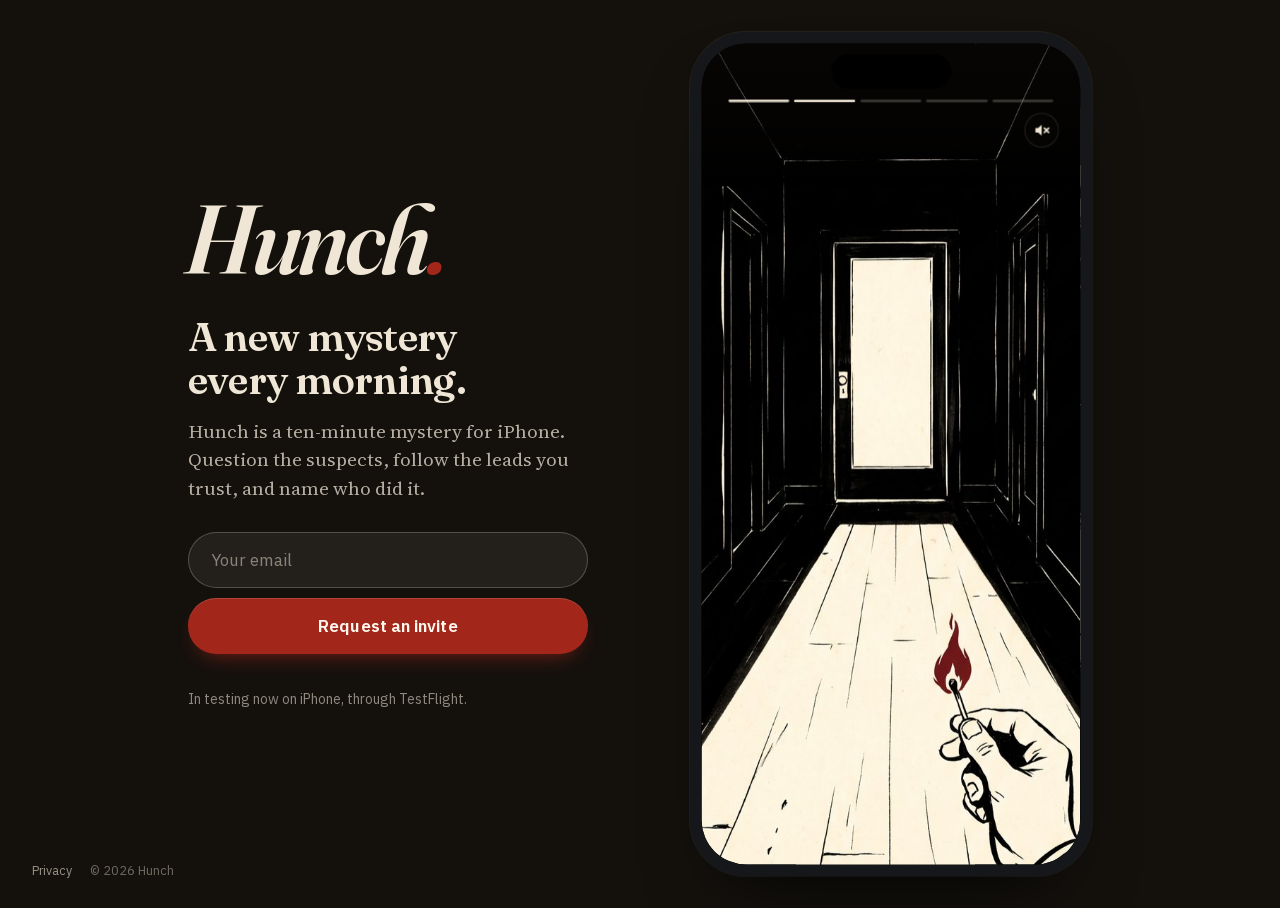
<file: index.html>
<!DOCTYPE html>
<html lang="en">
<head>
<meta charset="utf-8">
<meta name="viewport" content="width=device-width,initial-scale=1,viewport-fit=cover,interactive-widget=resizes-content">
<title>Hunch: a new mystery every morning</title>
<meta name="description" content="Hunch is a ten-minute mystery for iPhone. Question the suspects, follow the leads you trust, and name who did it.">
<meta name="theme-color" content="#14110d">
<meta property="og:title" content="Hunch: a new mystery every morning">
<meta property="og:description" content="A ten-minute mystery for iPhone. In testing now: request an invite.">
<meta property="og:image" content="https://playhunch.co/art/sleeper.jpg">
<meta property="og:url" content="https://playhunch.co/">
<link rel="icon" href="/icon-180.png">
<link rel="apple-touch-icon" href="/icon-180.png">
<link rel="preload" href="/art/onboard/fn_match.jpg" as="image">
<link rel="stylesheet" href="/fonts/fonts.css">
<link rel="stylesheet" href="/home.css">
</head>
<body>
<main class="pg">
  <section class="col" aria-labelledby="hl">
    <p class="mark" aria-label="Hunch">Hunch<span aria-hidden="true">.</span></p>
    <h1 id="hl">A new mystery every morning.</h1>
    <p class="lede">Hunch is a ten-minute mystery for iPhone. Question the suspects, follow the leads you trust, and name who did it.</p>
    <div class="sr-only">
      <p>A new case every morning.</p>
      <p>Question the suspects and follow the leads you trust.</p>
      <p>You’re on the clock, so you can’t chase them all.</p>
      <p>When you’re ready, name who did it.</p>
    </div>
    <form class="invite" id="invite" novalidate>
      <label class="sr-only" for="email">Email</label>
      <div class="row">
        <input id="email" name="email" type="email" autocomplete="email" inputmode="email" autocapitalize="off" spellcheck="false" placeholder="Your email" required aria-describedby="err">
        <button type="submit" class="cap">Request an invite</button>
      </div>
      <p class="err" id="err" aria-live="polite"></p>
    </form>
    <div class="ok" id="ok" hidden>
      <h2 tabindex="-1">You’re on the list.</h2>
      <p>We’ll email your TestFlight invite to <b id="ok-email"></b>.</p>
    </div>
    <p class="status">In testing now on iPhone, through TestFlight.</p>
    <footer class="foot"><a href="/privacy/">Privacy</a><span>© 2026 Hunch</span></footer>
  </section>

  <div class="slot" id="slot">
    <div class="phone" id="phone">
      <div class="screen" id="screen">
        <div class="stage" id="stage" aria-hidden="true">
          <div class="plates" id="plates"></div>
          <div class="ui" id="ui"></div>
          <div class="prog" id="prog"><i><b></b></i><i><b></b></i><i><b></b></i><i><b></b></i><i><b></b></i></div>
        </div>
        <button type="button" class="chip replay" id="replay" aria-label="Replay the intro"><svg viewBox="0 0 20 20" aria-hidden="true"><path d="M4.6 7.2A6.2 6.2 0 1 1 3.8 11.4" fill="none" stroke="currentColor" stroke-width="1.7" stroke-linecap="round"/><path d="M3.4 3.6v4.1h4.1" fill="none" stroke="currentColor" stroke-width="1.7" stroke-linecap="round" stroke-linejoin="round"/></svg><span>Replay</span></button>
        <button type="button" class="chip snd" id="snd" aria-label="Sound" aria-pressed="false"><svg viewBox="0 0 20 20" aria-hidden="true"><path d="M3.5 7.6h2.8L10 4.4v11.2L6.3 12.4H3.5z" fill="currentColor"/><g class="on"><path d="M12.6 7.4a3.6 3.6 0 0 1 0 5.2M14.7 5.4a6.4 6.4 0 0 1 0 9.2" fill="none" stroke="currentColor" stroke-width="1.6" stroke-linecap="round"/></g><g class="off"><path d="M12.8 7.8l4.4 4.4M17.2 7.8l-4.4 4.4" fill="none" stroke="currentColor" stroke-width="1.6" stroke-linecap="round"/></g></svg></button>
        <button type="button" class="cap ask" id="ask" tabindex="-1" aria-hidden="true">Request an invite</button>
      </div>
      <div class="island" aria-hidden="true"></div>
    </div>
  </div>
</main>
<script src="/home.js"></script>
</body>
</html>
</file>
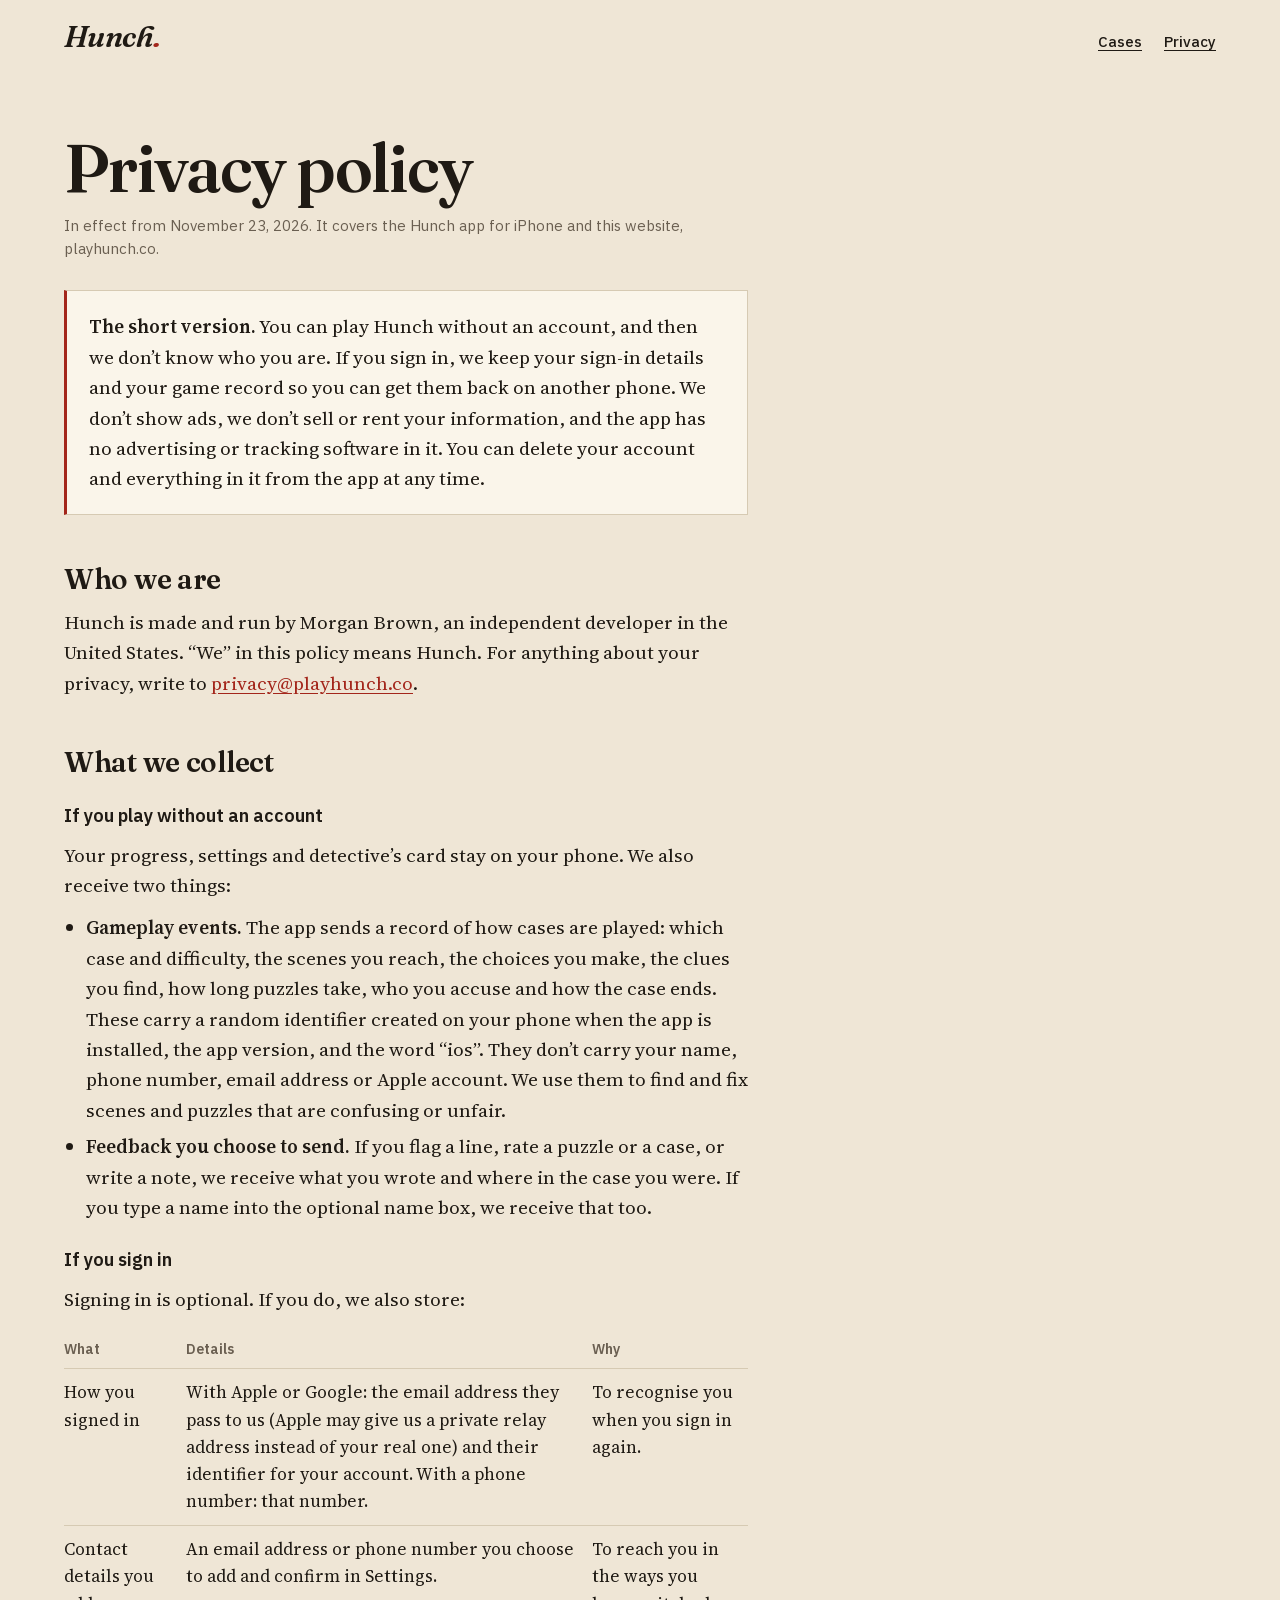
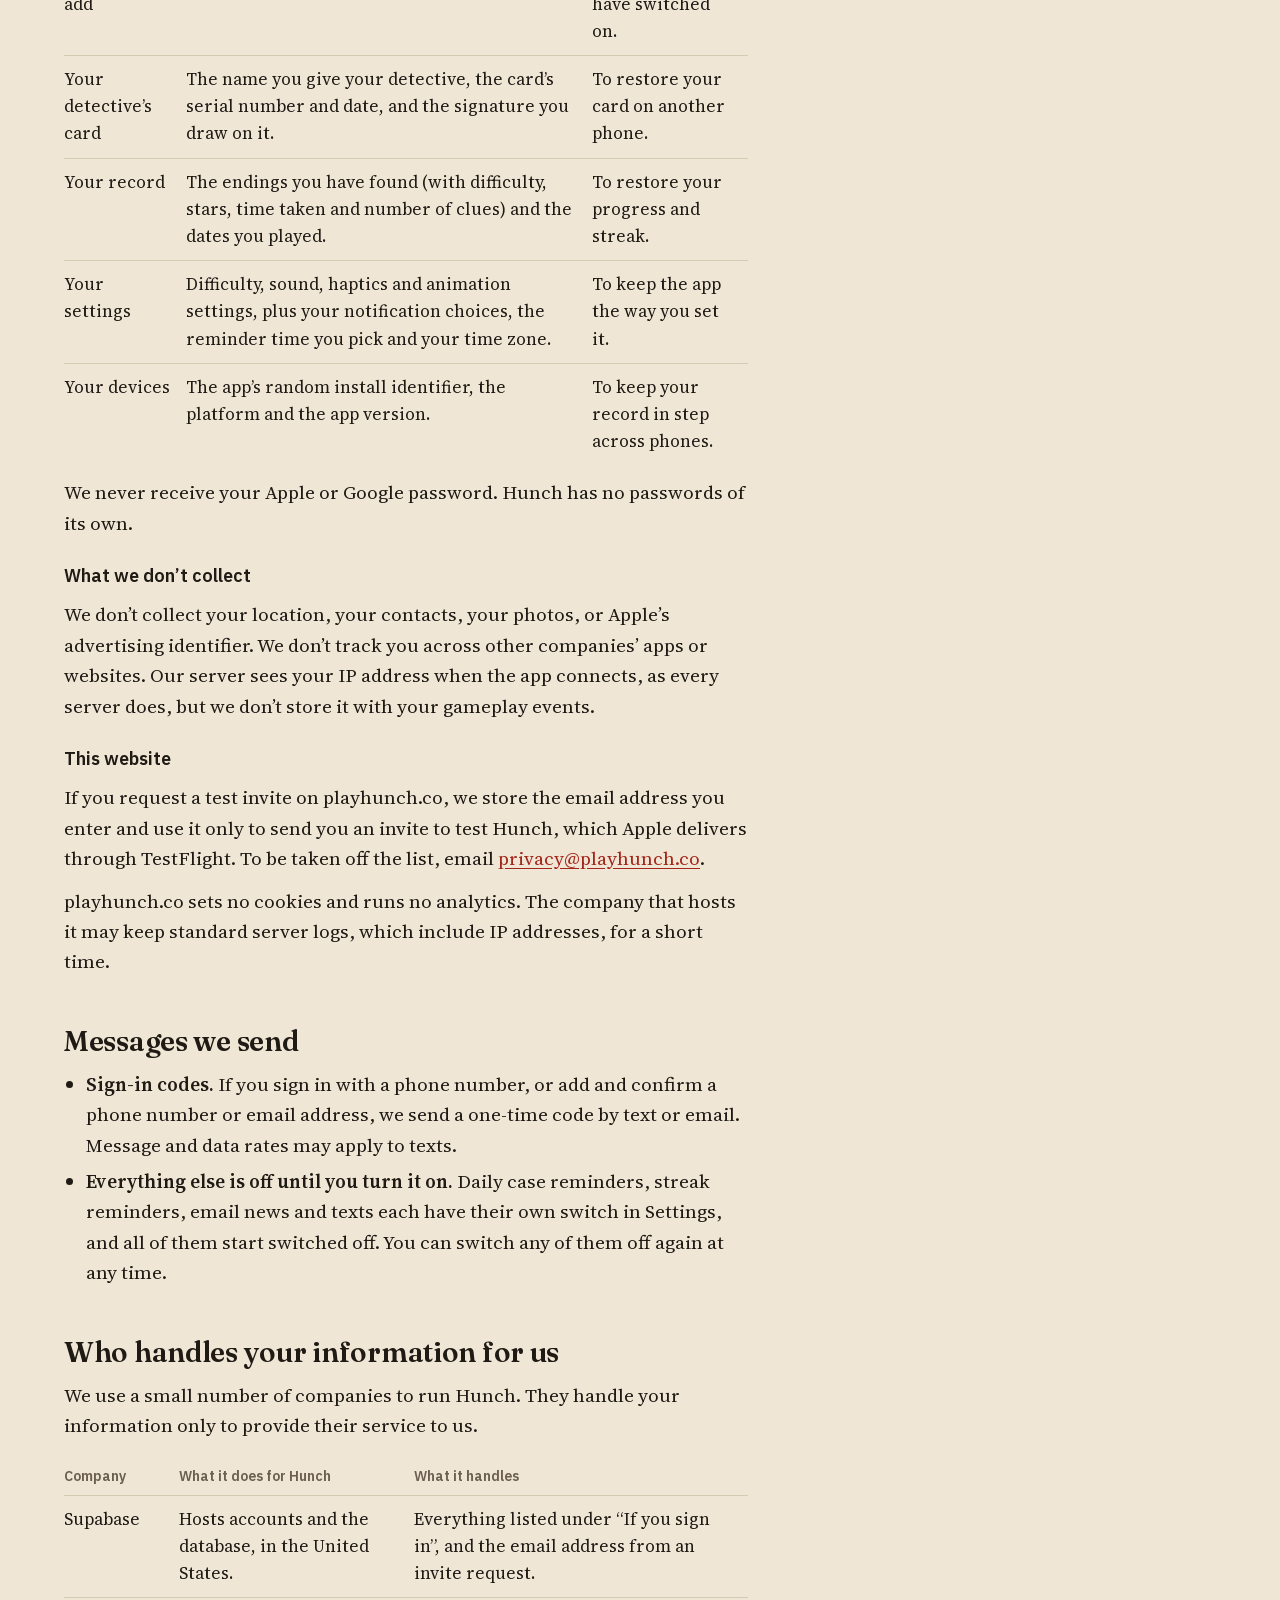
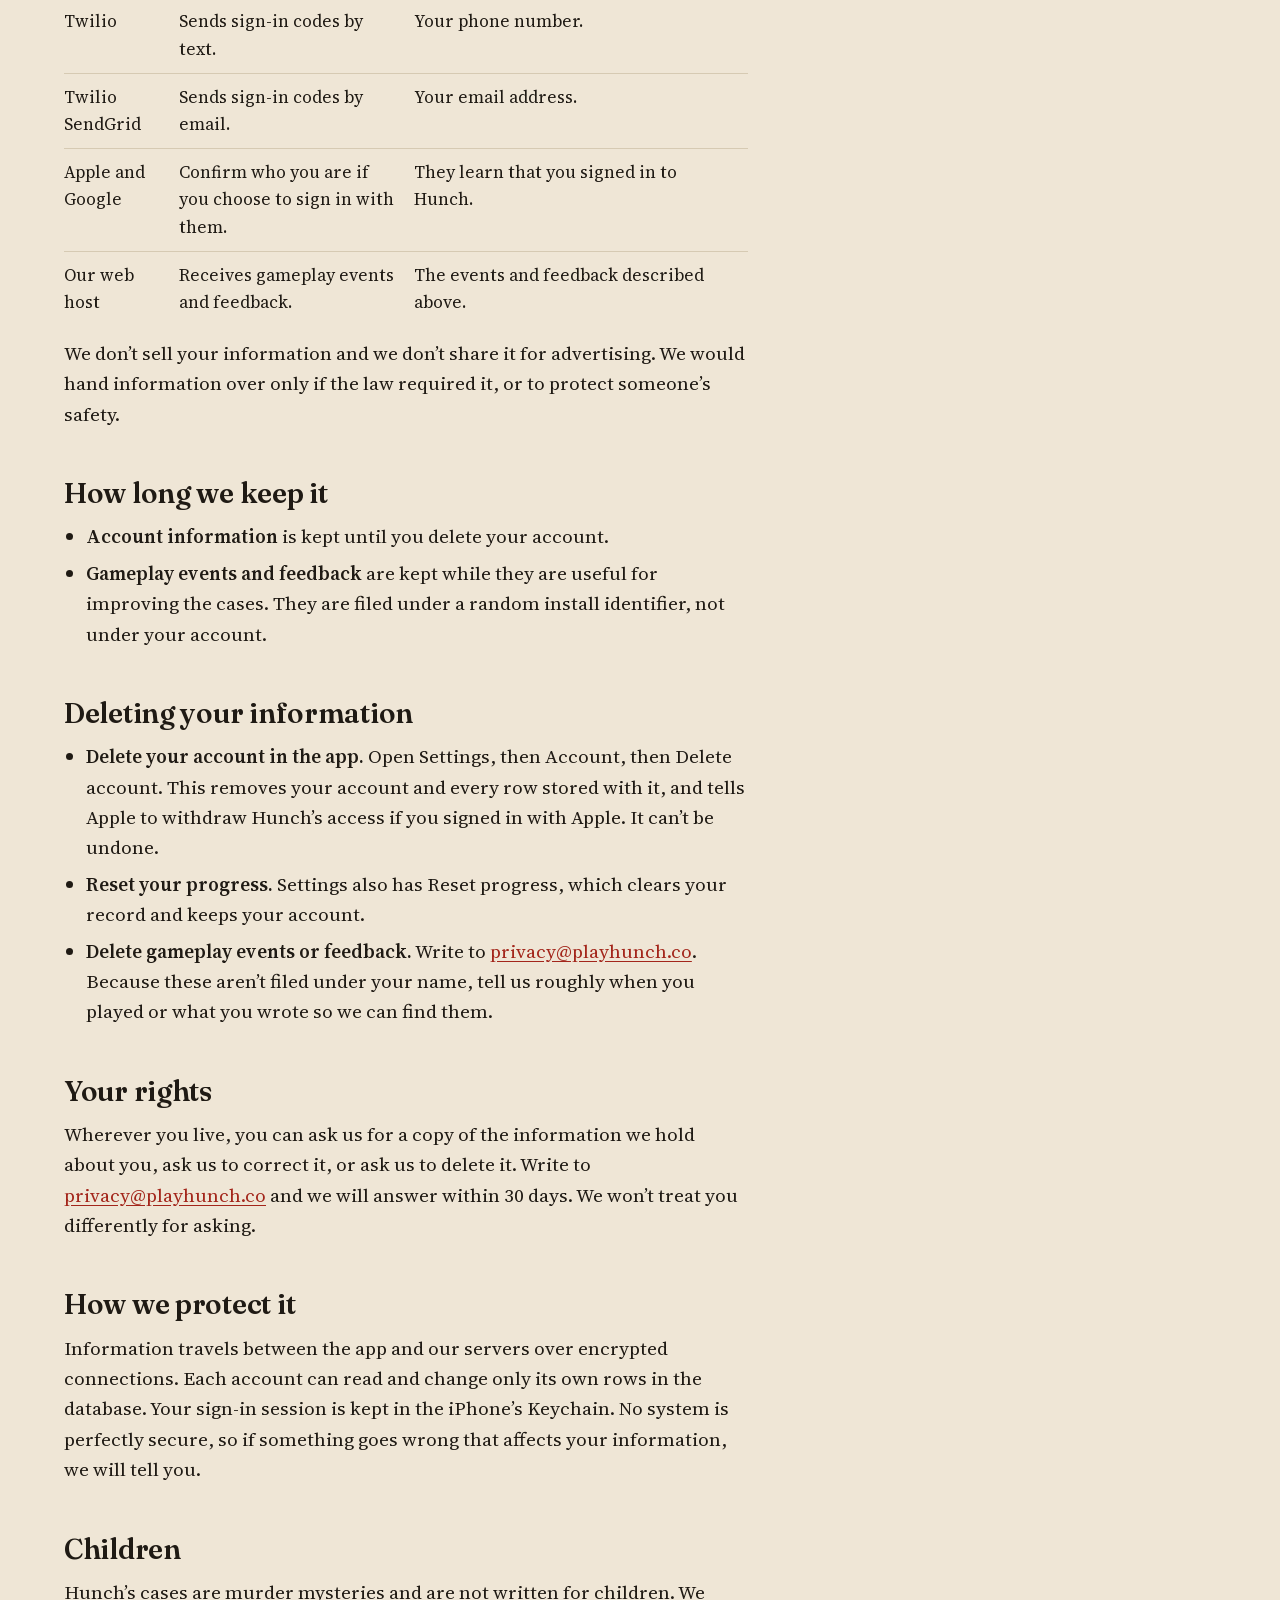
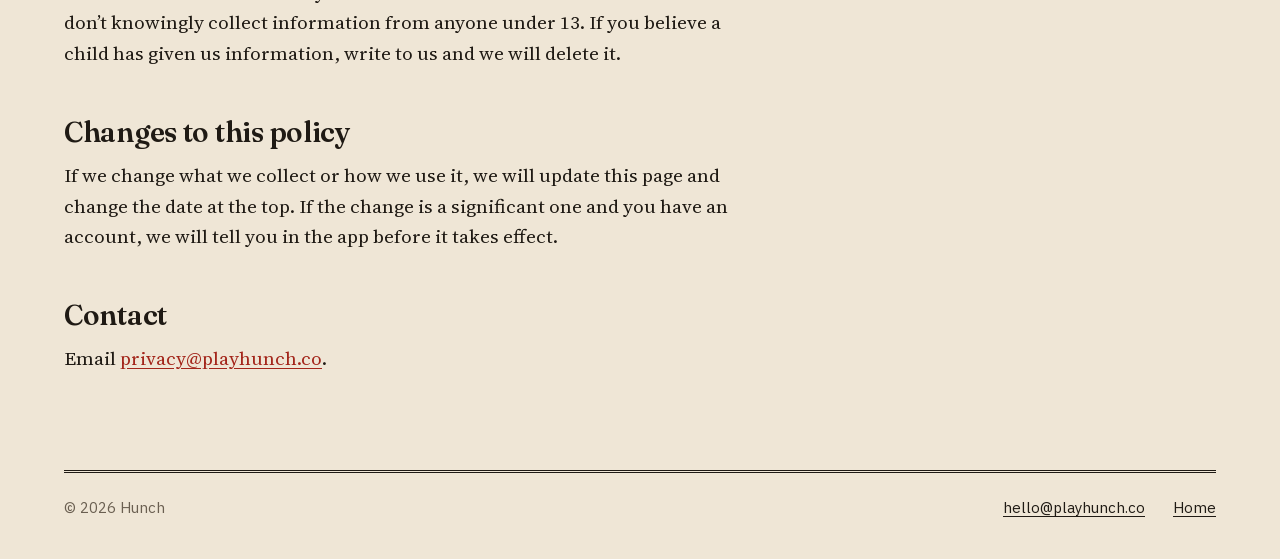
<file: privacy/index.html>
<!doctype html>
<html lang="en">
<head>
<meta charset="utf-8">
<meta name="viewport" content="width=device-width,initial-scale=1">
<title>Privacy policy | Hunch</title>
<meta name="description" content="What the Hunch app collects, why, who handles it, and how to delete it.">
<meta name="theme-color" content="#efe6d6">
<link rel="icon" href="/icon-180.png">
<link rel="apple-touch-icon" href="/icon-180.png">
<link rel="stylesheet" href="/site.css">
</head>
<body>

<header class="top">
  <a class="name" href="/" aria-label="Hunch home">Hunch<span>.</span></a>
  <nav><a href="/#cases">Cases</a><a href="/privacy/" aria-current="page">Privacy</a></nav>
</header>

<main class="doc">
  <h1>Privacy policy</h1>
  <p class="dated">In effect from November 23, 2026. It covers the Hunch app for iPhone and this website, playhunch.co.</p>

  <div class="short">
    <p><strong>The short version.</strong> You can play Hunch without an account, and then we don’t know who you are. If you sign in, we keep your sign-in details and your game record so you can get them back on another phone. We don’t show ads, we don’t sell or rent your information, and the app has no advertising or tracking software in it. You can delete your account and everything in it from the app at any time.</p>
  </div>

  <h2>Who we are</h2>
  <p>Hunch is made and run by Morgan Brown, an independent developer in the United States. “We” in this policy means Hunch. For anything about your privacy, write to <a href="mailto:privacy@playhunch.co">privacy@playhunch.co</a>.</p>

  <h2>What we collect</h2>

  <h3>If you play without an account</h3>
  <p>Your progress, settings and detective’s card stay on your phone. We also receive two things:</p>
  <ul>
    <li><strong>Gameplay events.</strong> The app sends a record of how cases are played: which case and difficulty, the scenes you reach, the choices you make, the clues you find, how long puzzles take, who you accuse and how the case ends. These carry a random identifier created on your phone when the app is installed, the app version, and the word “ios”. They don’t carry your name, phone number, email address or Apple account. We use them to find and fix scenes and puzzles that are confusing or unfair.</li>
    <li><strong>Feedback you choose to send.</strong> If you flag a line, rate a puzzle or a case, or write a note, we receive what you wrote and where in the case you were. If you type a name into the optional name box, we receive that too.</li>
  </ul>

  <h3>If you sign in</h3>
  <p>Signing in is optional. If you do, we also store:</p>
  <table>
    <thead><tr><th>What</th><th>Details</th><th>Why</th></tr></thead>
    <tbody>
      <tr><td>How you signed in</td><td>With Apple or Google: the email address they pass to us (Apple may give us a private relay address instead of your real one) and their identifier for your account. With a phone number: that number.</td><td>To recognise you when you sign in again.</td></tr>
      <tr><td>Contact details you add</td><td>An email address or phone number you choose to add and confirm in Settings.</td><td>To reach you in the ways you have switched on.</td></tr>
      <tr><td>Your detective’s card</td><td>The name you give your detective, the card’s serial number and date, and the signature you draw on it.</td><td>To restore your card on another phone.</td></tr>
      <tr><td>Your record</td><td>The endings you have found (with difficulty, stars, time taken and number of clues) and the dates you played.</td><td>To restore your progress and streak.</td></tr>
      <tr><td>Your settings</td><td>Difficulty, sound, haptics and animation settings, plus your notification choices, the reminder time you pick and your time zone.</td><td>To keep the app the way you set it.</td></tr>
      <tr><td>Your devices</td><td>The app’s random install identifier, the platform and the app version.</td><td>To keep your record in step across phones.</td></tr>
    </tbody>
  </table>
  <p>We never receive your Apple or Google password. Hunch has no passwords of its own.</p>

  <h3>What we don’t collect</h3>
  <p>We don’t collect your location, your contacts, your photos, or Apple’s advertising identifier. We don’t track you across other companies’ apps or websites. Our server sees your IP address when the app connects, as every server does, but we don’t store it with your gameplay events.</p>

  <h3>This website</h3>
  <p>If you request a test invite on playhunch.co, we store the email address you enter and use it only to send you an invite to test Hunch, which Apple delivers through TestFlight. To be taken off the list, email <a href="mailto:privacy@playhunch.co">privacy@playhunch.co</a>.</p>
  <p>playhunch.co sets no cookies and runs no analytics. The company that hosts it may keep standard server logs, which include IP addresses, for a short time.</p>

  <h2>Messages we send</h2>
  <ul>
    <li><strong>Sign-in codes.</strong> If you sign in with a phone number, or add and confirm a phone number or email address, we send a one-time code by text or email. Message and data rates may apply to texts.</li>
    <li><strong>Everything else is off until you turn it on.</strong> Daily case reminders, streak reminders, email news and texts each have their own switch in Settings, and all of them start switched off. You can switch any of them off again at any time.</li>
  </ul>

  <h2>Who handles your information for us</h2>
  <p>We use a small number of companies to run Hunch. They handle your information only to provide their service to us.</p>
  <table>
    <thead><tr><th>Company</th><th>What it does for Hunch</th><th>What it handles</th></tr></thead>
    <tbody>
      <tr><td>Supabase</td><td>Hosts accounts and the database, in the United States.</td><td>Everything listed under “If you sign in”, and the email address from an invite request.</td></tr>
      <tr><td>Twilio</td><td>Sends sign-in codes by text.</td><td>Your phone number.</td></tr>
      <tr><td>Twilio SendGrid</td><td>Sends sign-in codes by email.</td><td>Your email address.</td></tr>
      <tr><td>Apple and Google</td><td>Confirm who you are if you choose to sign in with them.</td><td>They learn that you signed in to Hunch.</td></tr>
      <tr><td>Our web host</td><td>Receives gameplay events and feedback.</td><td>The events and feedback described above.</td></tr>
    </tbody>
  </table>
  <p>We don’t sell your information and we don’t share it for advertising. We would hand information over only if the law required it, or to protect someone’s safety.</p>

  <h2>How long we keep it</h2>
  <ul>
    <li><strong>Account information</strong> is kept until you delete your account.</li>
    <li><strong>Gameplay events and feedback</strong> are kept while they are useful for improving the cases. They are filed under a random install identifier, not under your account.</li>
  </ul>

  <h2>Deleting your information</h2>
  <ul>
    <li><strong>Delete your account in the app.</strong> Open Settings, then Account, then Delete account. This removes your account and every row stored with it, and tells Apple to withdraw Hunch’s access if you signed in with Apple. It can’t be undone.</li>
    <li><strong>Reset your progress.</strong> Settings also has Reset progress, which clears your record and keeps your account.</li>
    <li><strong>Delete gameplay events or feedback.</strong> Write to <a href="mailto:privacy@playhunch.co">privacy@playhunch.co</a>. Because these aren’t filed under your name, tell us roughly when you played or what you wrote so we can find them.</li>
  </ul>

  <h2>Your rights</h2>
  <p>Wherever you live, you can ask us for a copy of the information we hold about you, ask us to correct it, or ask us to delete it. Write to <a href="mailto:privacy@playhunch.co">privacy@playhunch.co</a> and we will answer within 30 days. We won’t treat you differently for asking.</p>

  <h2>How we protect it</h2>
  <p>Information travels between the app and our servers over encrypted connections. Each account can read and change only its own rows in the database. Your sign-in session is kept in the iPhone’s Keychain. No system is perfectly secure, so if something goes wrong that affects your information, we will tell you.</p>

  <h2>Children</h2>
  <p>Hunch’s cases are murder mysteries and are not written for children. We don’t knowingly collect information from anyone under 13. If you believe a child has given us information, write to us and we will delete it.</p>

  <h2>Changes to this policy</h2>
  <p>If we change what we collect or how we use it, we will update this page and change the date at the top. If the change is a significant one and you have an account, we will tell you in the app before it takes effect.</p>

  <h2>Contact</h2>
  <p>Email <a href="mailto:privacy@playhunch.co">privacy@playhunch.co</a>.</p>
</main>

<footer class="foot">
  <span class="made">© 2026 Hunch</span>
  <a href="mailto:hello@playhunch.co">hello@playhunch.co</a>
  <a href="/">Home</a>
</footer>
</body>
</html>
</file>
<file: fonts/fonts.css>
/* Bundled latin subsets of the Google Fonts the app uses (OFL). Works offline. */
@font-face{font-family:'Fraunces';font-style:italic;font-weight:400 600;font-display:swap;src:url(fraunces-italic-var-latin.woff2) format('woff2');unicode-range:U+0000-00FF, U+0131, U+0152-0153, U+02BB-02BC, U+02C6, U+02DA, U+02DC, U+0304, U+0308, U+0329, U+2000-206F, U+20AC, U+2122, U+2191, U+2193, U+2212, U+2215, U+FEFF, U+FFFD}
@font-face{font-family:'Fraunces';font-style:normal;font-weight:400 800;font-display:swap;src:url(fraunces-normal-var-latin.woff2) format('woff2');unicode-range:U+0000-00FF, U+0131, U+0152-0153, U+02BB-02BC, U+02C6, U+02DA, U+02DC, U+0304, U+0308, U+0329, U+2000-206F, U+20AC, U+2122, U+2191, U+2193, U+2212, U+2215, U+FEFF, U+FFFD}
@font-face{font-family:'IBM Plex Mono';font-style:normal;font-weight:400;font-display:swap;src:url(ibm-plex-mono-normal-400-latin.woff2) format('woff2');unicode-range:U+0000-00FF, U+0131, U+0152-0153, U+02BB-02BC, U+02C6, U+02DA, U+02DC, U+0304, U+0308, U+0329, U+2000-206F, U+20AC, U+2122, U+2191, U+2193, U+2212, U+2215, U+FEFF, U+FFFD}
@font-face{font-family:'IBM Plex Mono';font-style:normal;font-weight:500;font-display:swap;src:url(ibm-plex-mono-normal-500-latin.woff2) format('woff2');unicode-range:U+0000-00FF, U+0131, U+0152-0153, U+02BB-02BC, U+02C6, U+02DA, U+02DC, U+0304, U+0308, U+0329, U+2000-206F, U+20AC, U+2122, U+2191, U+2193, U+2212, U+2215, U+FEFF, U+FFFD}
@font-face{font-family:'IBM Plex Mono';font-style:normal;font-weight:600;font-display:swap;src:url(ibm-plex-mono-normal-600-latin.woff2) format('woff2');unicode-range:U+0000-00FF, U+0131, U+0152-0153, U+02BB-02BC, U+02C6, U+02DA, U+02DC, U+0304, U+0308, U+0329, U+2000-206F, U+20AC, U+2122, U+2191, U+2193, U+2212, U+2215, U+FEFF, U+FFFD}
@font-face{font-family:'IBM Plex Sans';font-style:normal;font-weight:400 600;font-display:swap;src:url(ibm-plex-sans-normal-var-latin.woff2) format('woff2');unicode-range:U+0000-00FF, U+0131, U+0152-0153, U+02BB-02BC, U+02C6, U+02DA, U+02DC, U+0304, U+0308, U+0329, U+2000-206F, U+20AC, U+2122, U+2191, U+2193, U+2212, U+2215, U+FEFF, U+FFFD}
@font-face{font-family:'Source Serif 4';font-style:italic;font-weight:400;font-display:swap;src:url(source-serif-4-italic-400-latin.woff2) format('woff2');unicode-range:U+0000-00FF, U+0131, U+0152-0153, U+02BB-02BC, U+02C6, U+02DA, U+02DC, U+0304, U+0308, U+0329, U+2000-206F, U+20AC, U+2122, U+2191, U+2193, U+2212, U+2215, U+FEFF, U+FFFD}
@font-face{font-family:'Source Serif 4';font-style:normal;font-weight:400 600;font-display:swap;src:url(source-serif-4-normal-var-latin.woff2) format('woff2');unicode-range:U+0000-00FF, U+0131, U+0152-0153, U+02BB-02BC, U+02C6, U+02DA, U+02DC, U+0304, U+0308, U+0329, U+2000-206F, U+20AC, U+2122, U+2191, U+2193, U+2212, U+2215, U+FEFF, U+FFFD}
</file>
<file: home.css>
/* Hunch landing, Direction A: Watch. Only transform and opacity animate. */
:root{
  --night:#14110d;--paper:#efe6d6;--card:#faf5ea;--ink:#1f1a14;--mute:#6a5f51;--red:#a3261b;--red-ink:#fff8ef;
  --cream-2:rgba(239,230,214,.74);--cream-3:rgba(239,230,214,.56);--err:#f0a39a;
  --display:'Fraunces',Georgia,serif;--body:'Source Serif 4',Georgia,serif;--ui:'IBM Plex Sans',system-ui,sans-serif;--mono:'IBM Plex Mono',ui-monospace,monospace;
  --dock:0px;
}
*{box-sizing:border-box;margin:0;padding:0}
html{-webkit-text-size-adjust:100%;-webkit-tap-highlight-color:transparent;background:var(--night)}
body{background:var(--night);color:var(--paper);font-family:var(--body);min-height:100vh;min-height:100dvh;overflow:hidden}
button,input{font:inherit;color:inherit}
button{cursor:pointer;border:0;background:none;-webkit-tap-highlight-color:transparent}
.sr-only{position:absolute!important;width:1px;height:1px;padding:0;margin:-1px;overflow:hidden;clip:rect(0 0 0 0);white-space:nowrap;border:0}

/* ---------- desktop composition ---------- */
.pg{min-height:100vh;min-height:100dvh;display:flex;align-items:center;justify-content:center;gap:clamp(56px,8vw,128px);padding:32px 48px}
.col{position:relative;width:400px;flex:none}
.mark{font:800 italic 96px/.86 var(--display);letter-spacing:-.035em;margin:0 0 34px -.04em;color:var(--paper)}
.mark span{color:var(--red)}
h1{font:600 40px/1.08 var(--display);letter-spacing:-.018em;color:var(--paper);margin:0 0 16px;text-wrap:balance}
.lede{font:400 19px/1.5 var(--body);color:var(--cream-2);margin:0 0 30px;text-wrap:pretty}

/* The capsule family (twist.css .choice.primary), on night. */
.cap{display:inline-flex;align-items:center;justify-content:center;min-height:56px;padding:0 26px;border-radius:999px;background:var(--red);color:var(--red-ink);
  font:600 17px/1.2 var(--ui);letter-spacing:.005em;white-space:nowrap;box-shadow:inset 0 1px 0 rgba(255,255,255,.14),0 10px 22px -12px rgba(163,38,27,.9);
  transition:transform .26s cubic-bezier(.3,1.45,.5,1),opacity .2s}
.cap:active{transform:scale(.97);transition-duration:.12s;transition-timing-function:ease-out}
.cap:focus-visible{outline:2px solid var(--paper);outline-offset:3px}
.cap[disabled]{opacity:.6;cursor:default}

.invite{position:relative}
.invite .row{position:relative;display:flex;flex-direction:column;gap:10px;max-width:400px}
.invite .row>*{flex:none;width:100%}
.invite .row::after{content:"";position:absolute;inset:-6px;border-radius:34px;box-shadow:0 0 0 2px var(--paper);opacity:0;pointer-events:none}
.invite.flash .row::after{animation:flash 1.2s ease-out}
@keyframes flash{0%{opacity:0}18%{opacity:.9}100%{opacity:0}}
.invite input{flex:1;min-width:0;height:56px;padding:0 22px;border-radius:999px;border:1px solid rgba(239,230,214,.24);background:rgba(239,230,214,.07);
  color:var(--paper);font:400 17px/1 var(--ui);outline:none;-webkit-appearance:none;appearance:none}
.invite input::placeholder{color:rgba(239,230,214,.5)}
.invite input:focus-visible{border-color:rgba(239,230,214,.5);outline:2px solid var(--paper);outline-offset:3px}
.invite input[aria-invalid=true]{border-color:var(--err)}
.err{min-height:30px;padding:9px 0 0;font:500 14px/1.2 var(--ui);color:var(--err)}
.ok{padding:2px 0 4px}
.ok h2{font:600 30px/1.1 var(--display);letter-spacing:-.015em;color:var(--paper);margin:0 0 8px;outline:none}
.ok p{font:400 18px/1.45 var(--body);color:var(--cream-2);overflow-wrap:anywhere}
.ok:not([hidden])~.status{margin-top:18px}
.ok b{font-weight:600;color:var(--paper)}
.status{margin:6px 0 0;font:400 14px/1.4 var(--ui);color:var(--cream-3)}
.foot{position:fixed;left:32px;bottom:24px;display:flex;gap:18px;font:400 12.5px/1 var(--ui);color:rgba(239,230,214,.42)}
.foot a{color:rgba(239,230,214,.6);text-decoration:none}
.foot a:hover{color:var(--paper);text-decoration:underline;text-underline-offset:3px}
.foot a:focus-visible{outline:2px solid var(--paper);outline-offset:4px;border-radius:2px}

/* ---------- the phone (onboard-phone.html: 393 x 852 screen, 12px bezel, radius 58) ---------- */
.slot{position:relative;flex:none;width:417px;height:876px}
.phone{position:absolute;left:0;top:0;width:417px;height:876px;border:12px solid #15171b;border-radius:58px;background:#000;overflow:hidden;transform-origin:0 0;
  box-shadow:0 40px 80px -40px rgba(0,0,0,.9),0 0 0 1px rgba(239,230,214,.08),inset 0 0 0 2px #3a3e45}
.screen{position:absolute;inset:0;overflow:hidden;border-radius:46px;background:var(--night);isolation:isolate}
.island{position:absolute;top:11px;left:50%;width:124px;height:36px;margin-left:-62px;background:#000;border-radius:20px;z-index:9;pointer-events:none}

.stage,.plates,.ui{position:absolute;inset:0}
.stage{overflow:hidden;background:var(--night);cursor:pointer;-webkit-user-select:none;user-select:none}
/* A soft top scrim so the progress and chips read over pale art. */
.stage::after{content:"";position:absolute;left:0;right:0;top:0;height:150px;z-index:4;pointer-events:none;background:linear-gradient(to bottom,rgba(10,8,6,.72) 0,rgba(10,8,6,.4) 55%,rgba(10,8,6,0) 100%)}
.wrap,.clip,.inner{position:absolute;inset:0}
.clip{overflow:hidden}
.inner{background:var(--night)}
.wrap{will-change:transform}
.plate{position:absolute;will-change:transform;transform-origin:50% 50%}
.plate img{display:block;width:100%;height:100%;pointer-events:none}
.flashl{position:absolute;inset:0;background:#f4ead6;z-index:5;pointer-events:none;opacity:0}
.edge{position:absolute;left:0;top:0;right:0;height:36px;z-index:3;pointer-events:none}
.edge svg{display:block;width:100%;height:100%}
.edge path{fill:var(--night)}

/* The lettering on the frosted glass (inside the plate, so it rides the push). */
.glass{position:absolute}
.hunch{position:absolute;left:4%;width:92%;top:3%;display:block;overflow:visible;opacity:0;transition:opacity .8s ease-out}
.hunch text{font-family:'Fraunces',Georgia,serif;font-weight:800;font-optical-sizing:none;font-variation-settings:'opsz' 28,'wght' 800;fill:#14110d}
.rule{position:absolute;left:12%;right:12%;top:27%;height:0;border-top:1.5px solid rgba(20,17,13,.82);opacity:0;transition:opacity .8s ease-out .15s}
.glass.on .hunch,.glass.on .rule{opacity:.94}
.glass.instant .hunch,.glass.instant .rule{transition:none}

/* Progress: five quiet segments under the island. */
.prog{position:absolute;z-index:6;top:58px;left:28px;right:28px;display:flex;gap:5px;pointer-events:none}
.prog i{position:relative;flex:1;height:3px;border-radius:2px;background:rgba(239,230,214,.22);overflow:hidden}
.prog b{position:absolute;inset:0;background:rgba(239,230,214,.92);transform:scaleX(0);transform-origin:0 50%}
.prog i.full b{transform:none}

/* Corner chips: replay (left, appears at rest) and sound (right). */
.chip{position:absolute;z-index:7;top:72px;height:36px;display:flex;align-items:center;justify-content:center;gap:6px;border-radius:999px;
  background:rgba(8,6,4,.62);color:var(--paper);box-shadow:inset 0 0 0 1px rgba(239,230,214,.14);transition:opacity .4s,transform .2s}
.chip svg{width:20px;height:20px;flex:none}
.chip:focus-visible{outline:2px solid var(--paper);outline-offset:2px}
.chip:active{transform:scale(.94)}
.snd{right:22px;width:36px}
.snd .on{display:none}.snd[aria-pressed=true] .on{display:inline}.snd[aria-pressed=true] .off{display:none}
.replay{left:22px;padding:0 14px 0 10px;font:600 12px/1 var(--ui);letter-spacing:.12em;text-transform:uppercase;opacity:0;pointer-events:none}
.replay span{padding-top:1px}
.replay.on{opacity:1;pointer-events:auto}

/* Captions rising from the bottom over a scrim (onboard .fn-hold). */
.hold{position:absolute;left:0;right:0;bottom:var(--dock);padding:84px 28px 0;
  background:linear-gradient(to bottom,rgba(10,8,6,0) 0,rgba(10,8,6,.8) 72px,rgba(10,8,6,.94) 100%)}
.hold.in{animation:fadein .5s ease-out both}
@keyframes fadein{from{opacity:0}to{opacity:1}}
.hold .say{padding-bottom:64px}
.hold p{margin:0 0 6px;font:400 21px/1.38 var(--body);color:#f2e9d8;text-wrap:pretty}
.hold p:last-child{margin:0}
.rise{opacity:0;transform:translateY(8px);animation:rise .42s cubic-bezier(.2,.7,.2,1) forwards;animation-delay:calc(var(--i,0) * 160ms)}
@keyframes rise{to{opacity:1;transform:none}}

/* Beat 5: the file. */
.file{position:absolute;inset:0}
.shade{position:absolute;inset:0;background:rgba(8,6,4,.62)}
.folder{position:absolute;left:16px;right:16px;top:144px;bottom:120px;container-type:size;
  background:linear-gradient(172deg,#ece0c2 0,#e4d4af 100%);border-radius:3px 9px 8px 8px;transform:rotate(-.6deg);will-change:transform;
  box-shadow:0 26px 40px -18px rgba(0,0,0,.85),inset 0 0 0 1px rgba(110,80,30,.22),inset 0 1px 0 rgba(255,255,255,.35)}
.folder::before{content:"";position:absolute;inset:0;border-radius:inherit;pointer-events:none;background:repeating-linear-gradient(0deg,rgba(120,90,40,.035) 0 1px,transparent 1px 3px)}
.tab{position:absolute;left:16px;top:-25px;width:38%;height:26px;border-radius:8px 8px 0 0;background:#e9dcbc;box-shadow:inset 0 0 0 1px rgba(110,80,30,.22);
  display:flex;align-items:center;padding-left:12px;font:500 12px/1 var(--mono);letter-spacing:.1em;text-transform:uppercase;color:#6a5632}
.fbody{position:relative;padding:20px 16px 0}
.cover{position:relative;width:min(100%,calc((100cqh - 300px) * 1.5));background:#f6f0e0;padding:6px;transform:rotate(.5deg);
  box-shadow:0 8px 14px -8px rgba(40,25,5,.6),0 0 0 .5px rgba(0,0,0,.15)}
.cover img{display:block;width:100%;aspect-ratio:3/2;object-fit:cover;background:#000}
.clipsvg{position:absolute;right:34px;top:4px;width:26px;height:70px;color:#8f9298;filter:drop-shadow(1px 2px 1.5px rgba(40,25,5,.45))}
.slip{position:relative;margin:20px 0 0 10px;padding:17px 16px 16px;background:#f8f3e5;transform:rotate(-1.5deg);
  box-shadow:0 5px 10px -5px rgba(40,25,5,.6),0 0 0 .5px rgba(0,0,0,.1);clip-path:polygon(0 .8%,100% 0,99.6% 99.2%,.3% 100%);
  font:400 13px/1.62 var(--mono);color:#2b261f}
.slip p{margin:0 0 5px;text-shadow:0 0 .6px rgba(43,38,31,.5)}
.slip p:last-child{margin:0}
.cord{position:absolute;left:0;right:0;bottom:5%;width:100%;height:60px;pointer-events:none;filter:drop-shadow(0 2px 1.5px rgba(40,10,5,.35))}
/* The rubber stamp, struck on the slip when the invite is requested. */
.stamp{position:absolute;right:26px;z-index:2;padding:7px 12px 6px;border:3px double var(--red);border-radius:4px;color:var(--red);
  font:600 19px/1 var(--mono);letter-spacing:.14em;white-space:nowrap;transform:rotate(-7deg);opacity:.9;mix-blend-mode:multiply}
.stamp.hit{animation:stamp .5s both}
@keyframes stamp{0%{opacity:0;transform:rotate(-7deg) scale(1.9);animation-timing-function:cubic-bezier(.55,0,1,.45)}
  55%{opacity:.9;transform:rotate(-7deg) scale(.95);animation-timing-function:cubic-bezier(.2,.8,.3,1)}
  78%{transform:rotate(-7deg) scale(1.015)}100%{opacity:.9;transform:rotate(-7deg) scale(1)}}

.ask{position:absolute;z-index:7;left:28px;right:28px;bottom:44px;opacity:0;pointer-events:none;transition:opacity .4s ease-out,transform .26s cubic-bezier(.3,1.45,.5,1)}
.ask.on{opacity:1;pointer-events:auto}

/* ---------- mobile: the visitor's phone is the phone ---------- */
@media (max-width:899px){
  body{overflow:hidden}
  .pg{display:flex;flex-direction:column;justify-content:flex-end;align-items:stretch;gap:0;padding:0;min-height:100vh;min-height:100dvh}
  .slot{position:fixed;inset:0;width:auto;height:auto;z-index:0}
  .phone{position:absolute;inset:0;width:auto;height:auto;border:0;border-radius:0;box-shadow:none;transform:none!important}
  .screen{border-radius:0}
  .island{display:none}
  .col{position:relative;z-index:2;width:auto;padding:44px 20px max(14px,env(safe-area-inset-bottom));
    background:linear-gradient(to bottom,rgba(10,8,6,0) 0 44px,rgba(10,8,6,.9) 44px,rgba(10,8,6,.96) 100%)}
  /* The dock's top edge: a fade over the art, or solid when a caption sits right above it (so the two scrims meet cleanly). */
  .col::before,.col::after{content:"";position:absolute;z-index:-1;left:0;right:0;top:0;height:44px;pointer-events:none;transition:opacity .5s ease-out}
  .col::before{background:linear-gradient(to bottom,rgba(10,8,6,0),rgba(10,8,6,.9))}
  .col::after{background:rgba(10,8,6,.9);opacity:0}
  .col.capt::before{opacity:0}.col.capt::after{opacity:1}
  .mark{font-size:34px;margin:0 0 8px -.03em}
  h1{font-size:24px;line-height:1.15;margin:0 0 6px}
  .lede{font-size:16px;line-height:1.42;margin:0 0 14px}
  .invite .row{gap:8px;max-width:none}
  .invite input{height:50px;padding:0 18px;font-size:16px}
  .cap{min-height:50px;padding:0 18px;font-size:16px}
  .err{min-height:0;padding:6px 0 0;font-size:13px}
  .err:empty{padding:0}
  .status{margin:10px 0 0;font-size:13px;line-height:16px}
  .ok:not([hidden])~.status{margin-top:10px}
  .foot{position:absolute;left:auto;right:20px;bottom:max(14px,env(safe-area-inset-bottom));margin:0;font-size:12px;line-height:16px}
  .foot span{display:none}
  .ok h2{font-size:24px;margin-bottom:4px}
  .ok p{font-size:16px}
  .prog{top:max(14px,env(safe-area-inset-top));left:16px;right:16px}
  .chip{top:calc(max(14px,env(safe-area-inset-top)) + 14px)}
  .snd{right:16px}.replay{left:16px}
  .hold{padding:72px 22px 0;background:linear-gradient(to bottom,rgba(10,8,6,0) 0,rgba(10,8,6,.8) 64px,rgba(10,8,6,.9) 100%)}
  .hold .say{padding-bottom:6px}
  .hold p{font-size:19px}
  .folder{top:calc(max(14px,env(safe-area-inset-top)) + 96px);bottom:calc(var(--dock) - 30px)}
  .cover{width:min(100%,calc((100cqh - 238px) * 1.5));margin:0 auto}
  .slip{margin:-34px 0 0 10px;font-size:12.5px;line-height:1.55;padding:14px 14px 13px}
  .stamp{font-size:15px;right:auto;left:20px;margin-top:4px}
  .ask{display:none}
}
@media (max-width:899px) and (max-height:700px){.lede{display:none}}
/* Keyboard up (the layout shrinks): the art stays, the folder and captions step aside. */
@media (max-width:899px) and (max-height:560px){.ui{visibility:hidden}}

@media (prefers-reduced-motion:reduce){
  .hold.in,.rise,.stamp.hit,.invite.flash .row::after{animation:none}
  .rise{opacity:1;transform:none}
  .hunch,.rule{transition:none}
  .cap,.chip{transition:none}
}
</file>
<file: site.css>
/* playhunch.co. Same paper, ink and red as the app's paper theme (twist.css), same typefaces (fonts/fonts.css). */
@font-face{font-family:'Fraunces';font-style:italic;font-weight:400 600;font-display:swap;src:url(fonts/fraunces-italic-var-latin.woff2) format('woff2')}
@font-face{font-family:'Fraunces';font-style:normal;font-weight:400 800;font-display:swap;src:url(fonts/fraunces-normal-var-latin.woff2) format('woff2')}
@font-face{font-family:'Source Serif 4';font-style:normal;font-weight:400 600;font-display:swap;src:url(fonts/source-serif-4-normal-var-latin.woff2) format('woff2')}
@font-face{font-family:'Source Serif 4';font-style:italic;font-weight:400;font-display:swap;src:url(fonts/source-serif-4-italic-400-latin.woff2) format('woff2')}
@font-face{font-family:'IBM Plex Sans';font-style:normal;font-weight:400 600;font-display:swap;src:url(fonts/ibm-plex-sans-normal-var-latin.woff2) format('woff2')}

:root{
  --paper:#efe6d6;--card:#faf5ea;--ink:#1f1a14;--mute:#6a5f51;--red:#a3261b;--line:#d6cab3;
  --display:'Fraunces',Georgia,serif;--body:'Source Serif 4',Georgia,serif;--ui:'IBM Plex Sans',system-ui,sans-serif;
  --gutter:clamp(20px,5vw,64px);
}
*{box-sizing:border-box;margin:0;padding:0}
html{-webkit-text-size-adjust:100%}
body{background:var(--paper);color:var(--ink);font:400 19px/1.6 var(--body)}
img{display:block;max-width:100%;height:auto}
a{color:var(--red);text-underline-offset:.18em}
a:hover{color:var(--ink)}
:focus-visible{outline:3px solid var(--red);outline-offset:3px;border-radius:2px}

/* ---------- top of every page ---------- */
.top{display:flex;justify-content:space-between;align-items:baseline;padding:22px var(--gutter)}
.top .name{font:600 italic 30px/1 var(--display);letter-spacing:-.02em;color:var(--ink);text-decoration:none}
.top .name span,.mark span{color:var(--red)}
.top nav a{font:500 15px/1 var(--ui);color:var(--ink);margin-left:22px}

/* ---------- home: hero ---------- */
.hero{display:grid;grid-template-columns:minmax(0,5fr) minmax(0,7fr);align-items:end;gap:clamp(24px,4vw,56px);padding:clamp(12px,4vw,48px) 0 0 var(--gutter)}
.hero .say{padding-bottom:clamp(28px,5vw,72px)}
.mark{font:600 italic clamp(88px,15vw,208px)/.82 var(--display);letter-spacing:-.04em;margin-left:-.05em}
.hero .line{font:400 clamp(22px,2.4vw,30px)/1.3 var(--body);margin-top:clamp(20px,3vw,36px);max-width:17em}
.hero .status{font:400 17px/1.5 var(--ui);color:var(--mute);margin-top:18px;max-width:26em}
.hero figure{border-left:3px solid var(--ink);border-top:3px solid var(--ink)}
.hero figure img{width:100%;aspect-ratio:3/2;object-fit:cover}

.btn{display:inline-block;font:600 17px/1 var(--ui);color:var(--card);background:var(--red);text-decoration:none;padding:16px 22px;border-radius:999px;margin-top:26px}
.btn:hover{background:var(--ink);color:var(--card)}

/* ---------- home: the playable opening ---------- */
.try{background:var(--ink);color:var(--paper);padding:clamp(48px,8vw,104px) var(--gutter);display:grid;grid-template-columns:minmax(0,4fr) minmax(0,5fr);gap:clamp(28px,6vw,96px);align-items:start}
.try h2{font:600 clamp(34px,4.4vw,58px)/1.02 var(--display);letter-spacing:-.02em}
.try>div:first-child{position:sticky;top:48px}
.try .why{margin-top:18px;max-width:22em;color:#cfc4b0}
.page{background:var(--paper);color:var(--ink);border-radius:26px;padding:26px 24px 22px;max-width:440px;width:100%;justify-self:start}
.page .where{font:600 13px/1 var(--ui);color:var(--red);letter-spacing:.04em}
.page h3{font:700 30px/1.05 var(--display);letter-spacing:-.01em;margin:10px 0 14px}
.page p{font-size:18px;line-height:1.55;margin-top:12px}
.page .spoken{border-left:3px solid var(--red);padding-left:14px}
.page .spoken b{display:block;font:600 12px/1 var(--ui);letter-spacing:.08em;color:var(--mute);margin-bottom:6px}
.leads{list-style:none;margin-top:20px;display:grid;gap:10px}
.leads button{display:block;width:100%;text-align:left;font:inherit;color:var(--ink);background:var(--card);border:1px solid var(--line);border-radius:14px;padding:13px 16px;cursor:pointer;transition:scale .08s ease-out,border-color .15s,background-color .15s}
.leads button:hover{border-color:var(--ink)}
.leads button:active{scale:.98}
.leads b{display:block;font:600 19px/1.2 var(--display)}
.leads i{display:block;font:400 14.5px/1.35 var(--ui);font-style:normal;color:var(--mute);margin-top:3px}
.leads button[aria-pressed=true]{background:var(--ink);border-color:var(--ink);color:var(--paper)}
.leads button[aria-pressed=true] i{color:#cfc4b0}
.leads.chosen button[aria-pressed=false]{opacity:.45}
.after{margin-top:18px;font:400 16px/1.5 var(--ui);color:var(--mute);min-height:3em}
.after strong{color:var(--ink);font-weight:600}

/* ---------- home: the cases ---------- */
.cases{padding:clamp(48px,8vw,104px) var(--gutter)}
.cases h2,.facts h2{font:600 clamp(30px,3.6vw,46px)/1.05 var(--display);letter-spacing:-.02em;max-width:16em}
.cases ol{list-style:none;margin-top:clamp(24px,4vw,44px)}
.cases li{display:grid;grid-template-columns:minmax(0,5fr) minmax(0,7fr);gap:clamp(18px,4vw,56px);align-items:center;padding:clamp(18px,3vw,32px) 0;border-top:1px solid var(--line)}
.cases li:last-child{border-bottom:1px solid var(--line)}
.cases img{aspect-ratio:3/2;object-fit:cover;width:100%}
.cases h3{font:700 clamp(28px,3.2vw,42px)/1.05 var(--display);letter-spacing:-.01em}
.cases .set{font:500 15px/1.3 var(--ui);color:var(--red);margin-bottom:8px}
.cases p{margin-top:10px;max-width:30em}

/* ---------- home: plain facts ---------- */
.facts{padding:0 var(--gutter) clamp(56px,8vw,104px);display:grid;grid-template-columns:minmax(0,5fr) minmax(0,7fr);gap:clamp(18px,4vw,56px)}
.facts dl{display:grid;gap:22px}
.facts dt{font:600 21px/1.25 var(--display)}
.facts dd{color:var(--mute);margin-top:4px;max-width:32em}

/* ---------- foot ---------- */
.foot{border-top:3px double var(--ink);margin:0 var(--gutter);padding:24px 0 40px;display:flex;flex-wrap:wrap;gap:8px 28px;font:400 15px/1.5 var(--ui);color:var(--mute)}
.foot a{color:var(--ink)}
.foot .made{margin-right:auto}

/* ---------- privacy ---------- */
.doc{max-width:calc(36em + 2*var(--gutter));padding:clamp(20px,5vw,56px) var(--gutter) clamp(56px,8vw,96px)}
.doc h1{font:600 clamp(40px,6vw,68px)/1 var(--display);letter-spacing:-.025em}
.doc .dated{font:400 15px/1.5 var(--ui);color:var(--mute);margin-top:14px}
.doc .short{background:var(--card);border:1px solid var(--line);border-left:3px solid var(--red);padding:20px 22px;margin-top:30px}
.doc .short p:first-child{margin-top:0}
.doc h2{font:600 28px/1.15 var(--display);letter-spacing:-.01em;margin-top:48px}
.doc h3{font:600 18px/1.3 var(--ui);margin-top:26px}
.doc p,.doc ul{margin-top:12px}
.doc ul{padding-left:1.15em}
.doc li{margin-top:6px}
.doc table{border-collapse:collapse;width:100%;margin-top:16px;font-size:17px}
.doc th,.doc td{text-align:left;vertical-align:top;padding:10px 14px 10px 0;border-top:1px solid var(--line)}
.doc th{font:600 14px/1.3 var(--ui);color:var(--mute);border-top:0}

@media (max-width:820px){
  body{font-size:18px}
  .hero{grid-template-columns:1fr;padding-right:0}
  .hero .say{padding-right:var(--gutter);padding-bottom:8px}
  .try,.facts{grid-template-columns:1fr}
  .cases li{grid-template-columns:1fr;gap:14px}
  .top nav a{margin-left:16px}
  .doc table,.doc tbody,.doc tr,.doc td{display:block}
  .doc thead{display:none}
  .doc td{border-top:0;padding:2px 0}
  .doc tr{border-top:1px solid var(--line);padding:12px 0}
  .doc td:first-child{font-weight:600}
}
@media (prefers-reduced-motion:reduce){*{transition:none!important}}
</file>
